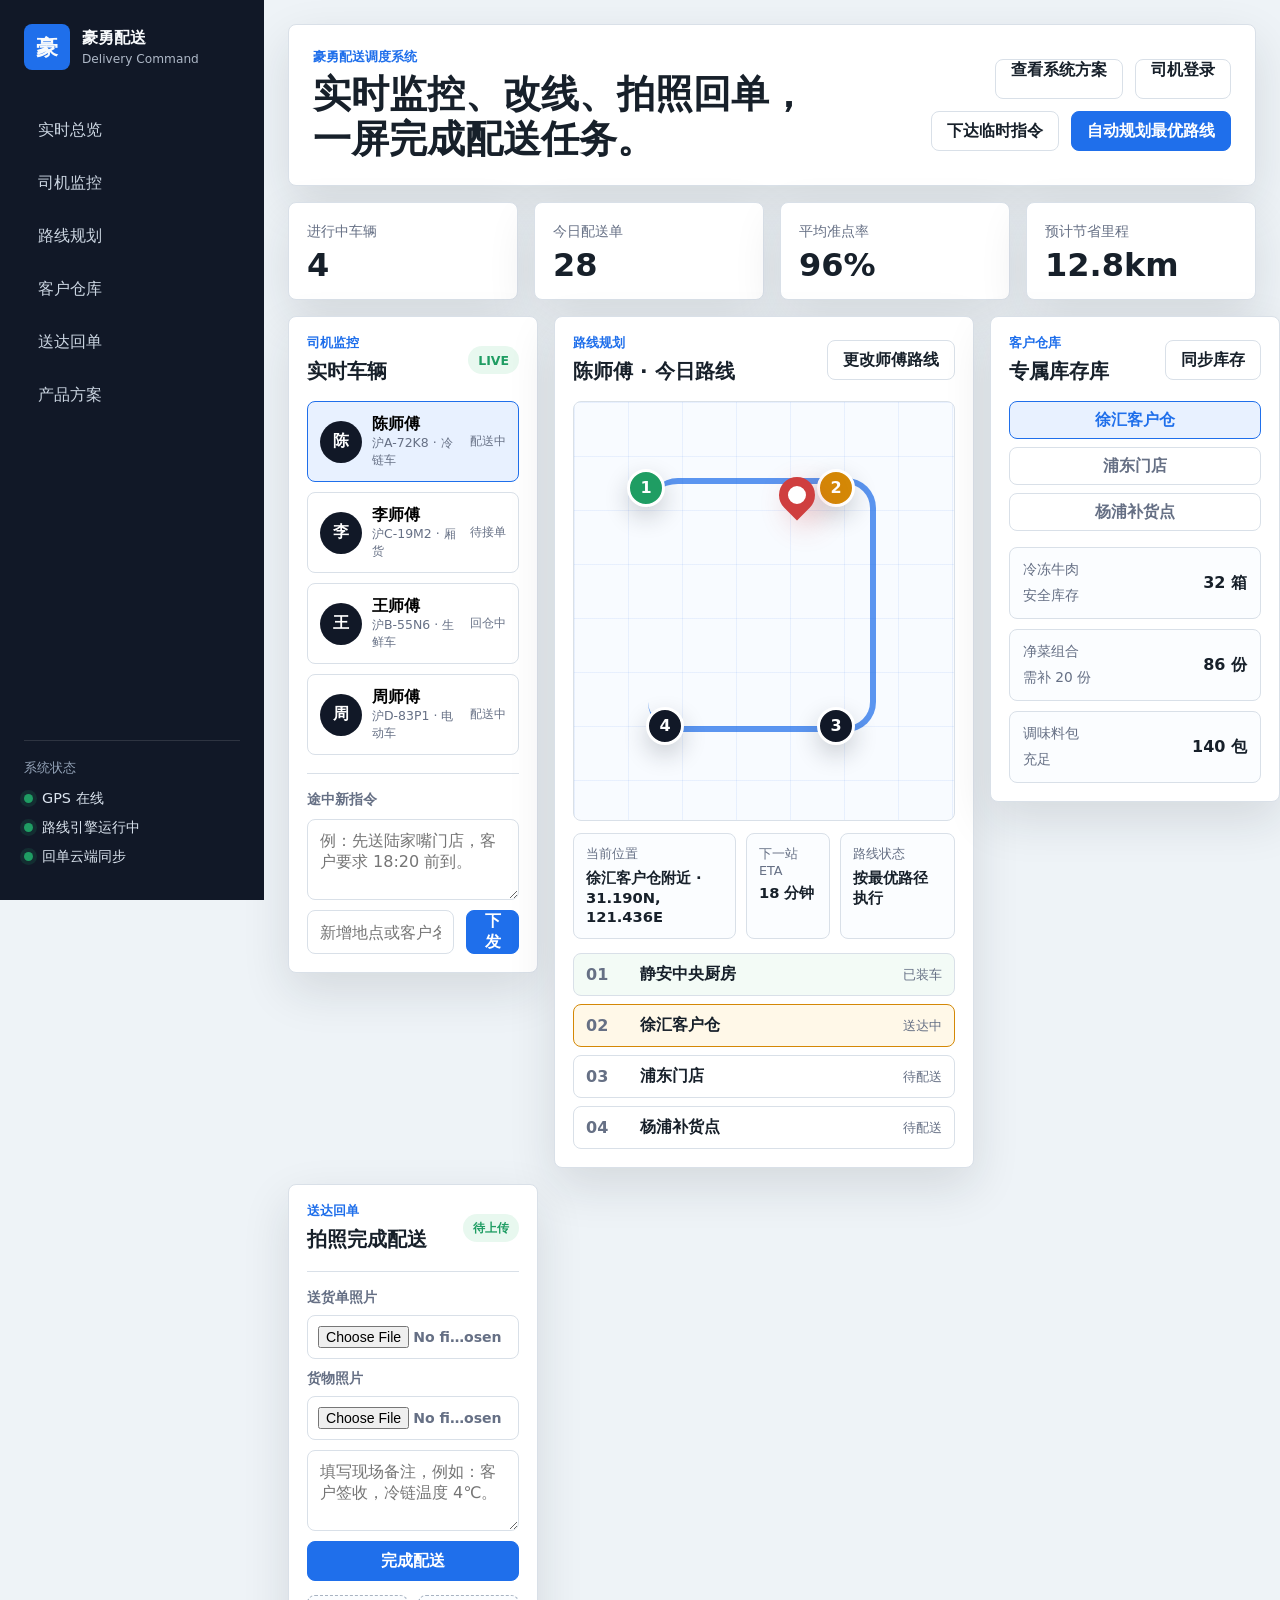
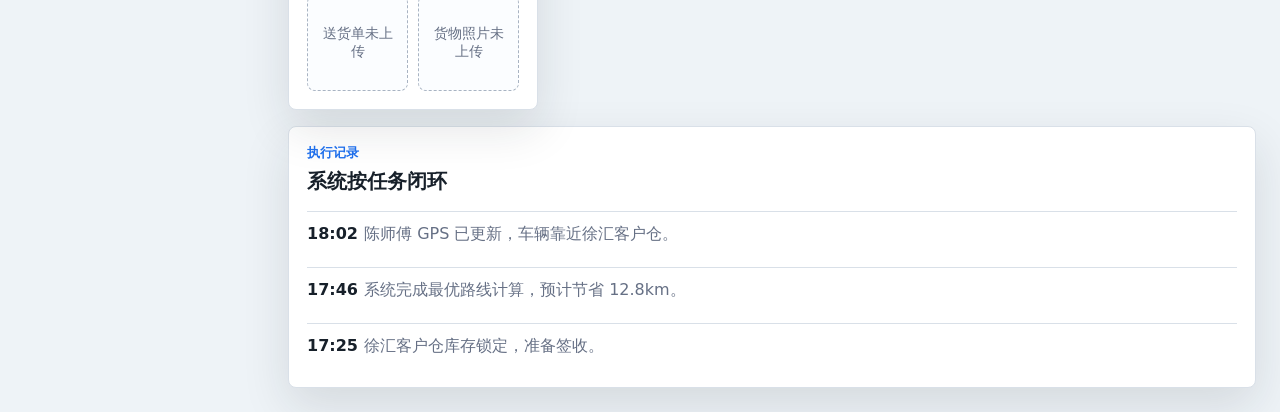
<file: index.html>
﻿<!doctype html>
<html lang="zh-CN">
  <head>
    <meta charset="UTF-8" />
    <meta name="viewport" content="width=device-width, initial-scale=1.0" />
    <title>豪勇配送调度系统</title>
    <link rel="stylesheet" href="styles.css" />
  </head>
  <body>
    <main class="dispatch-app">
      <aside class="sidebar" aria-label="配送系统导航">
        <a class="brand" href="#overview">
          <span class="brand-mark">豪</span>
          <span>
            <strong>豪勇配送</strong>
            <small>Delivery Command</small>
          </span>
        </a>

        <nav class="nav-list" aria-label="功能模块">
          <a href="#overview">实时总览</a>
          <a href="#drivers">司机监控</a>
          <a href="#routes">路线规划</a>
          <a href="#warehouse">客户仓库</a>
          <a href="#proof">送达回单</a>
          <a href="solution.html">产品方案</a>
        </nav>

        <section class="system-health" aria-label="系统状态">
          <p>系统状态</p>
          <div><span></span>GPS 在线</div>
          <div><span></span>路线引擎运行中</div>
          <div><span></span>回单云端同步</div>
        </section>
      </aside>

      <section class="workspace">
        <header class="topbar" id="overview">
          <div>
            <p>豪勇配送调度系统</p>
            <h1>实时监控、改线、拍照回单，一屏完成配送任务。</h1>
          </div>
          <div class="top-actions">
            <a class="ghost-button" href="solution.html">查看系统方案</a>
            <a class="ghost-button" href="driver-login.html">司机登录</a>
            <button class="ghost-button" type="button" id="simulate-alert">下达临时指令</button>
            <button class="primary-button" type="button" id="optimize-route">自动规划最优路线</button>
          </div>
        </header>

        <section class="metric-row" aria-label="配送指标">
          <article>
            <span>进行中车辆</span>
            <strong id="active-drivers">4</strong>
          </article>
          <article>
            <span>今日配送单</span>
            <strong id="today-orders">28</strong>
          </article>
          <article>
            <span>平均准点率</span>
            <strong id="on-time-rate">96%</strong>
          </article>
          <article>
            <span>预计节省里程</span>
            <strong id="saved-distance">12.8km</strong>
          </article>
        </section>

        <section class="main-grid">
          <section class="panel driver-panel" id="drivers" aria-label="司机列表">
            <div class="panel-heading">
              <div>
                <p>司机监控</p>
                <h2>实时车辆</h2>
              </div>
              <span class="live-pill">LIVE</span>
            </div>

            <div class="driver-list">
              <button class="driver-item is-active" type="button" data-driver="chen">
                <span class="avatar">陈</span>
                <span>
                  <strong>陈师傅</strong>
                  <small>沪A-72K8 · 冷链车</small>
                </span>
                <em>配送中</em>
              </button>
              <button class="driver-item" type="button" data-driver="li">
                <span class="avatar">李</span>
                <span>
                  <strong>李师傅</strong>
                  <small>沪C-19M2 · 厢货</small>
                </span>
                <em>待接单</em>
              </button>
              <button class="driver-item" type="button" data-driver="wang">
                <span class="avatar">王</span>
                <span>
                  <strong>王师傅</strong>
                  <small>沪B-55N6 · 生鲜车</small>
                </span>
                <em>回仓中</em>
              </button>
              <button class="driver-item" type="button" data-driver="zhou">
                <span class="avatar">周</span>
                <span>
                  <strong>周师傅</strong>
                  <small>沪D-83P1 · 电动车</small>
                </span>
                <em>配送中</em>
              </button>
            </div>

            <form class="command-form" id="command-form">
              <label for="new-instruction">途中新指令</label>
              <textarea id="new-instruction" rows="3" placeholder="例：先送陆家嘴门店，客户要求 18:20 前到。"></textarea>
              <div class="form-row">
                <input id="new-stop" type="text" placeholder="新增地点或客户名称" />
                <button class="primary-button" type="submit">下发</button>
              </div>
            </form>
          </section>

          <section class="panel map-panel" id="routes" aria-label="实时路线地图">
            <div class="panel-heading">
              <div>
                <p>路线规划</p>
                <h2 id="route-title">陈师傅 · 今日路线</h2>
              </div>
              <button class="ghost-button" type="button" id="reroute-driver">更改师傅路线</button>
            </div>

            <div class="map-stage" aria-label="模拟实时地图">
              <div class="route-line"></div>
              <button class="map-stop stop-one is-done" type="button" data-stop="静安中央厨房">1</button>
              <button class="map-stop stop-two is-current" type="button" data-stop="徐汇客户仓">2</button>
              <button class="map-stop stop-three" type="button" data-stop="浦东门店">3</button>
              <button class="map-stop stop-four" type="button" data-stop="杨浦补货点">4</button>
              <div class="driver-pin" id="driver-pin" aria-label="司机当前位置">
                <span></span>
              </div>
            </div>

            <div class="route-summary">
              <div>
                <span>当前位置</span>
                <strong id="current-position">徐汇客户仓附近 · 31.190N, 121.436E</strong>
              </div>
              <div>
                <span>下一站 ETA</span>
                <strong id="eta">18 分钟</strong>
              </div>
              <div>
                <span>路线状态</span>
                <strong id="route-status">按最优路径执行</strong>
              </div>
            </div>

            <ol class="route-list" id="route-list" aria-label="配送路线">
              <li class="done"><span>01</span><strong>静安中央厨房</strong><em>已装车</em></li>
              <li class="current"><span>02</span><strong>徐汇客户仓</strong><em>送达中</em></li>
              <li><span>03</span><strong>浦东门店</strong><em>待配送</em></li>
              <li><span>04</span><strong>杨浦补货点</strong><em>待配送</em></li>
            </ol>
          </section>

          <section class="panel warehouse-panel" id="warehouse" aria-label="客户仓库">
            <div class="panel-heading">
              <div>
                <p>客户仓库</p>
                <h2>专属库存库</h2>
              </div>
              <button class="ghost-button" type="button" id="sync-stock">同步库存</button>
            </div>

            <div class="customer-tabs" role="tablist" aria-label="客户仓库切换">
              <button class="is-active" type="button" data-customer="徐汇客户仓">徐汇客户仓</button>
              <button type="button" data-customer="浦东门店">浦东门店</button>
              <button type="button" data-customer="杨浦补货点">杨浦补货点</button>
            </div>

            <div class="stock-list" id="stock-list">
              <article>
                <span>冷冻牛肉</span>
                <strong>32 箱</strong>
                <em>安全库存</em>
              </article>
              <article>
                <span>净菜组合</span>
                <strong>86 份</strong>
                <em>需补 20 份</em>
              </article>
              <article>
                <span>调味料包</span>
                <strong>140 包</strong>
                <em>充足</em>
              </article>
            </div>
          </section>

          <section class="panel proof-panel" id="proof" aria-label="送达回单">
            <div class="panel-heading">
              <div>
                <p>送达回单</p>
                <h2>拍照完成配送</h2>
              </div>
              <span class="proof-state" id="proof-state">待上传</span>
            </div>

            <form class="proof-form" id="proof-form">
              <label>
                送货单照片
                <input id="receipt-photo" type="file" accept="image/*" capture="environment" />
              </label>
              <label>
                货物照片
                <input id="goods-photo" type="file" accept="image/*" capture="environment" />
              </label>
              <textarea id="delivery-note" rows="3" placeholder="填写现场备注，例如：客户签收，冷链温度 4℃。"></textarea>
              <button class="primary-button" type="submit">完成配送</button>
            </form>

            <div class="proof-preview" id="proof-preview">
              <div>送货单未上传</div>
              <div>货物照片未上传</div>
            </div>
          </section>
        </section>

        <section class="panel task-log" aria-label="任务日志">
          <div class="panel-heading">
            <div>
              <p>执行记录</p>
              <h2>系统按任务闭环</h2>
            </div>
          </div>
          <ul id="event-log">
            <li><time>18:02</time> 陈师傅 GPS 已更新，车辆靠近徐汇客户仓。</li>
            <li><time>17:46</time> 系统完成最优路线计算，预计节省 12.8km。</li>
            <li><time>17:25</time> 徐汇客户仓库存锁定，准备签收。</li>
          </ul>
        </section>
      </section>
    </main>

    <div class="toast" role="status" aria-live="polite"></div>
    <script src="script.js"></script>
  </body>
</html>
</file>
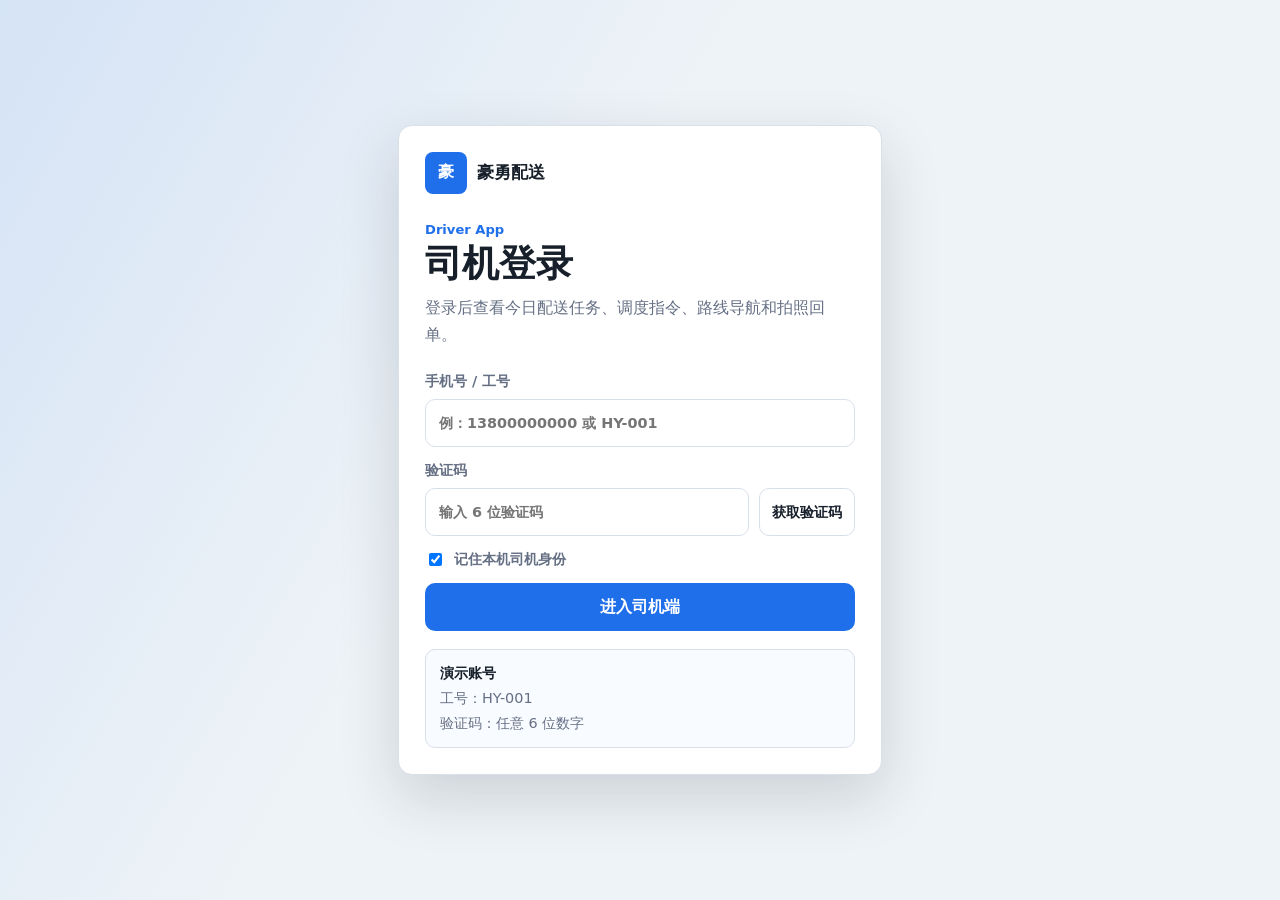
<file: driver-login.html>
<!doctype html>
<html lang="zh-CN">
  <head>
    <meta charset="UTF-8" />
    <meta name="viewport" content="width=device-width, initial-scale=1.0" />
    <title>豪勇配送司机登录</title>
    <link rel="stylesheet" href="driver-login.css" />
  </head>
  <body>
    <main class="login-app">
      <section class="login-card">
        <a class="brand" href="index.html" aria-label="返回后台">
          <span>豪</span>
          <strong>豪勇配送</strong>
        </a>
        <p class="eyebrow">Driver App</p>
        <h1>司机登录</h1>
        <p class="intro">登录后查看今日配送任务、调度指令、路线导航和拍照回单。</p>

        <form class="login-form" id="driver-login-form">
          <label>
            手机号 / 工号
            <input id="driver-account" type="text" inputmode="tel" autocomplete="username" placeholder="例：13800000000 或 HY-001" />
          </label>
          <label>
            验证码
            <div class="code-row">
              <input id="driver-code" type="text" inputmode="numeric" autocomplete="one-time-code" placeholder="输入 6 位验证码" />
              <button type="button" id="send-code">获取验证码</button>
            </div>
          </label>
          <label class="remember-row">
            <input id="remember-driver" type="checkbox" checked />
            记住本机司机身份
          </label>
          <button class="login-button" type="submit">进入司机端</button>
        </form>

        <div class="demo-tip">
          <strong>演示账号</strong>
          <span>工号：HY-001</span>
          <span>验证码：任意 6 位数字</span>
        </div>
      </section>
    </main>

    <div class="toast" role="status" aria-live="polite"></div>
    <script src="driver-login.js"></script>
  </body>
</html>
</file>
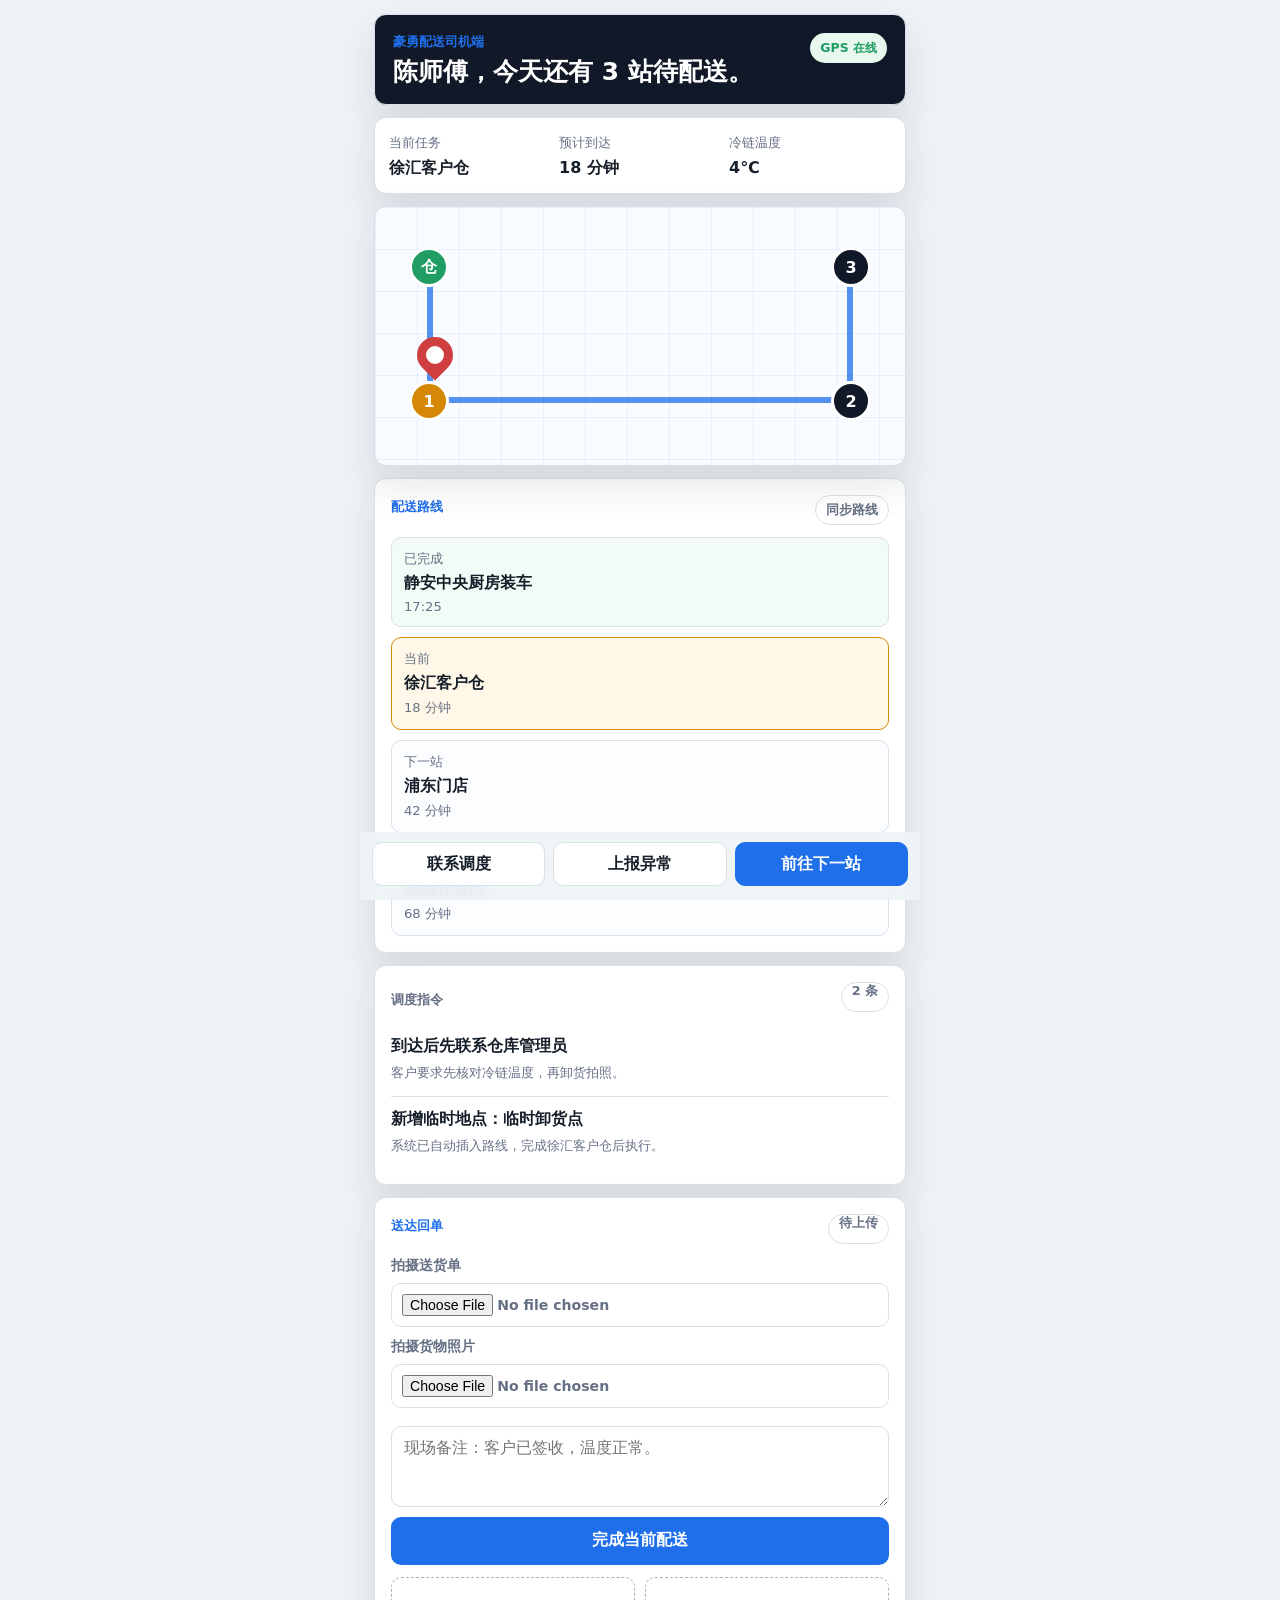
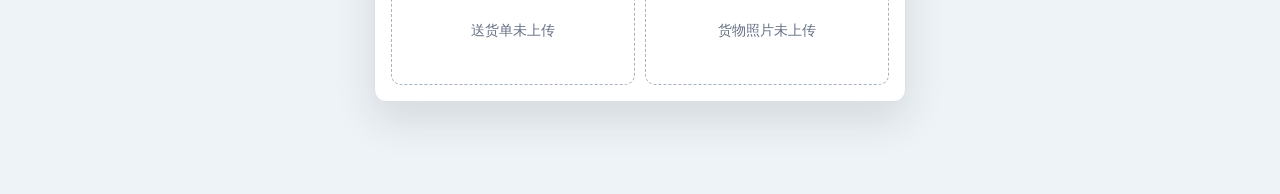
<file: driver.html>
<!doctype html>
<html lang="zh-CN">
  <head>
    <meta charset="UTF-8" />
    <meta name="viewport" content="width=device-width, initial-scale=1.0" />
    <title>豪勇配送司机端</title>
    <link rel="stylesheet" href="driver.css" />
  </head>
  <body>
    <main class="driver-app">
      <header class="driver-header">
        <div>
          <p>豪勇配送司机端</p>
          <h1>陈师傅，今天还有 3 站待配送。</h1>
        </div>
        <span class="online-badge">GPS 在线</span>
      </header>

      <section class="status-card">
        <div>
          <span>当前任务</span>
          <strong id="current-task">徐汇客户仓</strong>
        </div>
        <div>
          <span>预计到达</span>
          <strong id="eta">18 分钟</strong>
        </div>
        <div>
          <span>冷链温度</span>
          <strong>4℃</strong>
        </div>
      </section>

      <section class="driver-map" aria-label="司机路线">
        <div class="mobile-route"></div>
        <button class="route-point done" type="button">仓</button>
        <button class="route-point active" type="button">1</button>
        <button class="route-point second" type="button">2</button>
        <button class="route-point third" type="button">3</button>
        <div class="van-pin"><span></span></div>
      </section>

      <section class="panel">
        <div class="panel-title">
          <p>配送路线</p>
          <button type="button" id="refresh-route">同步路线</button>
        </div>
        <ol class="stop-list" id="stop-list">
          <li class="done"><span>已完成</span><strong>静安中央厨房装车</strong><em>17:25</em></li>
          <li class="active"><span>当前</span><strong>徐汇客户仓</strong><em>18 分钟</em></li>
          <li><span>下一站</span><strong>浦东门店</strong><em>42 分钟</em></li>
          <li><span>待配送</span><strong>杨浦补货点</strong><em>68 分钟</em></li>
        </ol>
      </section>

      <section class="panel instruction-panel">
        <div class="panel-title">
          <p>调度指令</p>
          <span id="instruction-count">2 条</span>
        </div>
        <article>
          <strong>到达后先联系仓库管理员</strong>
          <p>客户要求先核对冷链温度，再卸货拍照。</p>
        </article>
        <article>
          <strong>新增临时地点：临时卸货点</strong>
          <p>系统已自动插入路线，完成徐汇客户仓后执行。</p>
        </article>
      </section>

      <section class="panel">
        <div class="panel-title">
          <p>送达回单</p>
          <span id="proof-state">待上传</span>
        </div>
        <form class="proof-form" id="driver-proof-form">
          <label>
            拍摄送货单
            <input id="receipt-photo" type="file" accept="image/*" capture="environment" />
          </label>
          <label>
            拍摄货物照片
            <input id="goods-photo" type="file" accept="image/*" capture="environment" />
          </label>
          <textarea id="delivery-note" rows="3" placeholder="现场备注：客户已签收，温度正常。"></textarea>
          <button class="finish-button" type="submit">完成当前配送</button>
        </form>
        <div class="photo-preview" id="photo-preview">
          <div>送货单未上传</div>
          <div>货物照片未上传</div>
        </div>
      </section>

      <nav class="bottom-actions" aria-label="司机快捷操作">
        <a href="tel:10086">联系调度</a>
        <button type="button" id="report-delay">上报异常</button>
        <button type="button" id="next-stop">前往下一站</button>
      </nav>
    </main>

    <div class="toast" role="status" aria-live="polite"></div>
    <script src="driver.js"></script>
  </body>
</html>
</file>
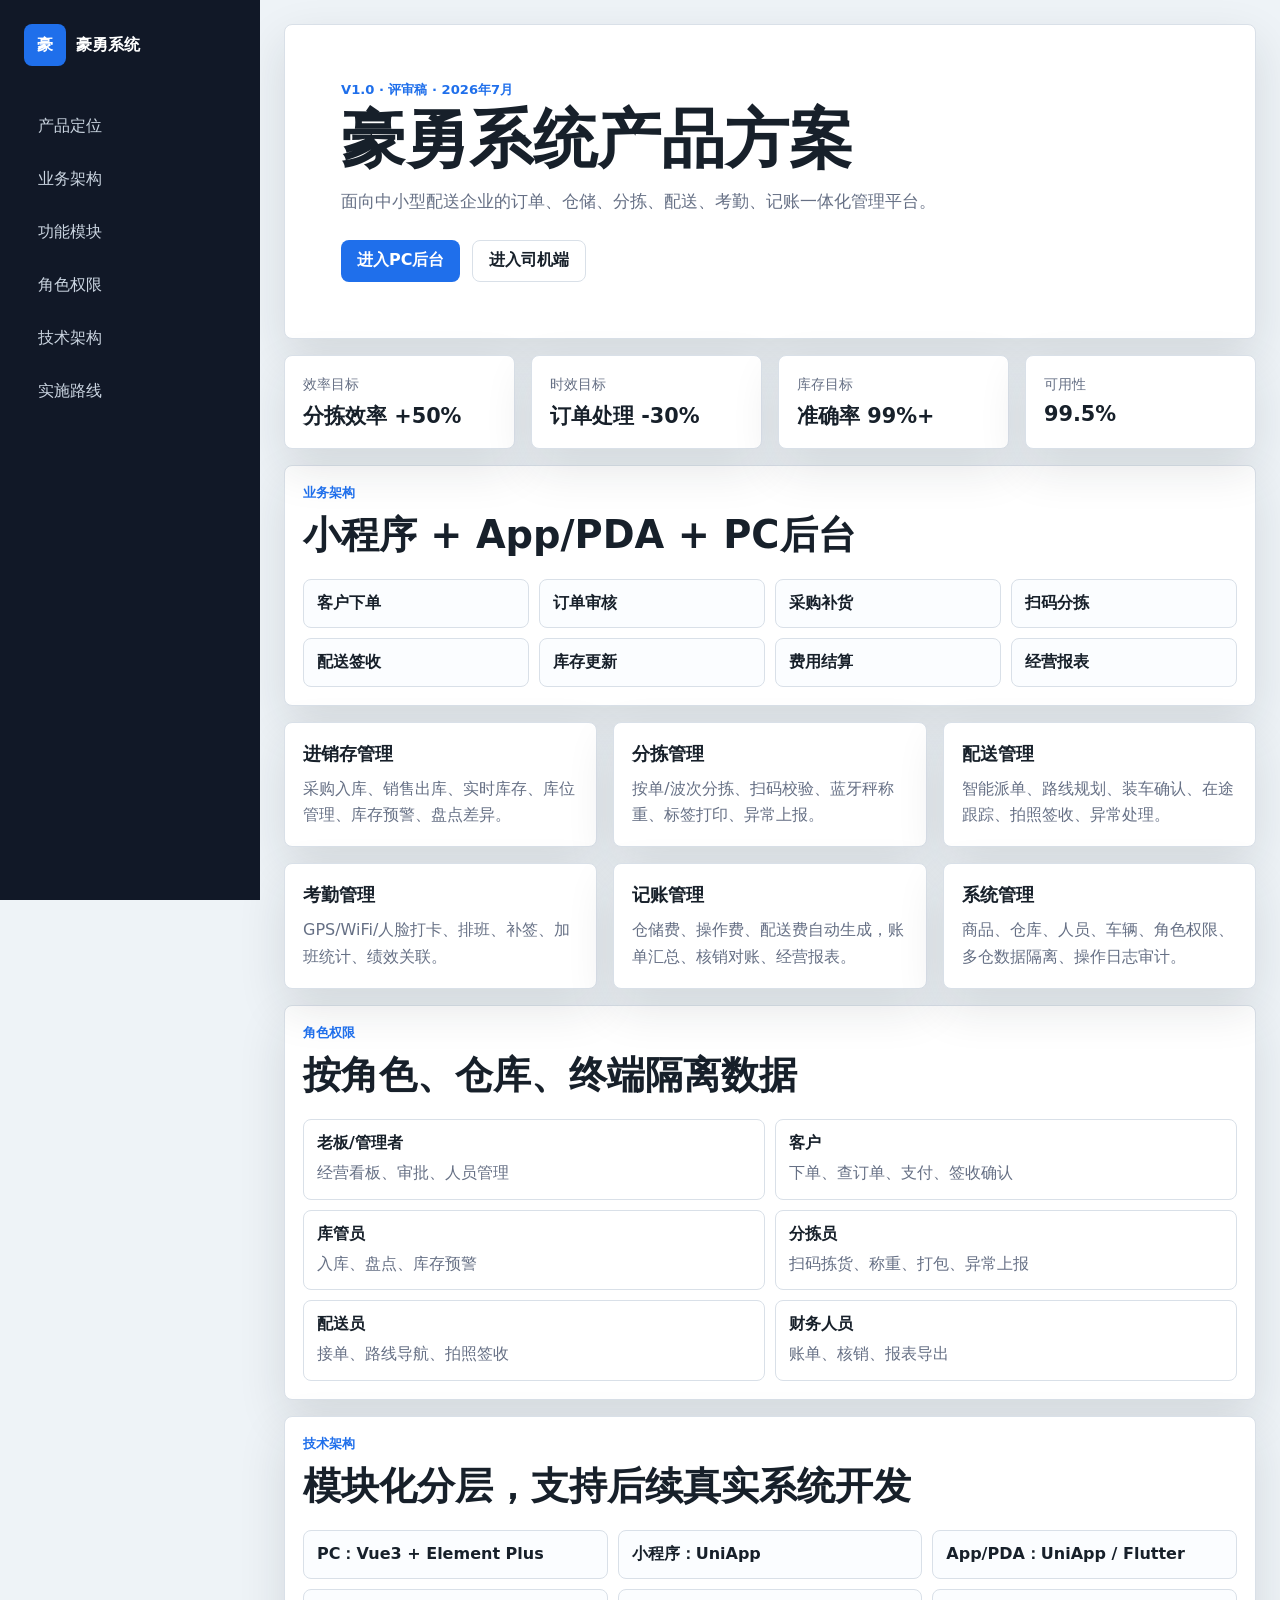
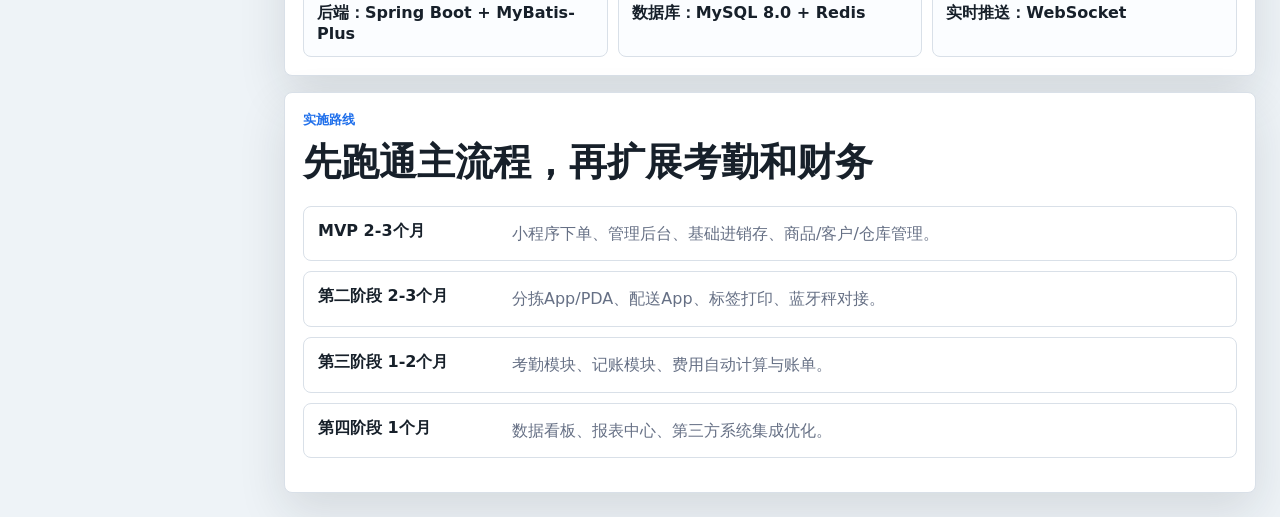
<file: solution.html>
<!doctype html>
<html lang="zh-CN">
  <head>
    <meta charset="UTF-8" />
    <meta name="viewport" content="width=device-width, initial-scale=1.0" />
    <title>豪勇系统产品方案</title>
    <link rel="stylesheet" href="solution.css" />
  </head>
  <body>
    <main class="solution-shell">
      <aside class="solution-nav">
        <a class="brand" href="index.html"><span>豪</span><strong>豪勇系统</strong></a>
        <nav>
          <a href="#position">产品定位</a>
          <a href="#architecture">业务架构</a>
          <a href="#modules">功能模块</a>
          <a href="#roles">角色权限</a>
          <a href="#tech">技术架构</a>
          <a href="#roadmap">实施路线</a>
        </nav>
      </aside>

      <section class="solution-main">
        <header class="hero" id="position">
          <p>V1.0 · 评审稿 · 2026年7月</p>
          <h1>豪勇系统产品方案</h1>
          <span>面向中小型配送企业的订单、仓储、分拣、配送、考勤、记账一体化管理平台。</span>
          <div class="hero-actions">
            <a href="index.html">进入PC后台</a>
            <a href="driver-login.html">进入司机端</a>
          </div>
        </header>

        <section class="metric-grid">
          <article><span>效率目标</span><strong>分拣效率 +50%</strong></article>
          <article><span>时效目标</span><strong>订单处理 -30%</strong></article>
          <article><span>库存目标</span><strong>准确率 99%+</strong></article>
          <article><span>可用性</span><strong>99.5%</strong></article>
        </section>

        <section class="panel" id="architecture">
          <div class="section-title">
            <p>业务架构</p>
            <h2>小程序 + App/PDA + PC后台</h2>
          </div>
          <div class="flow">
            <span>客户下单</span>
            <span>订单审核</span>
            <span>采购补货</span>
            <span>扫码分拣</span>
            <span>配送签收</span>
            <span>库存更新</span>
            <span>费用结算</span>
            <span>经营报表</span>
          </div>
        </section>

        <section class="module-grid" id="modules">
          <article>
            <h3>进销存管理</h3>
            <p>采购入库、销售出库、实时库存、库位管理、库存预警、盘点差异。</p>
          </article>
          <article>
            <h3>分拣管理</h3>
            <p>按单/波次分拣、扫码校验、蓝牙秤称重、标签打印、异常上报。</p>
          </article>
          <article>
            <h3>配送管理</h3>
            <p>智能派单、路线规划、装车确认、在途跟踪、拍照签收、异常处理。</p>
          </article>
          <article>
            <h3>考勤管理</h3>
            <p>GPS/WiFi/人脸打卡、排班、补签、加班统计、绩效关联。</p>
          </article>
          <article>
            <h3>记账管理</h3>
            <p>仓储费、操作费、配送费自动生成，账单汇总、核销对账、经营报表。</p>
          </article>
          <article>
            <h3>系统管理</h3>
            <p>商品、仓库、人员、车辆、角色权限、多仓数据隔离、操作日志审计。</p>
          </article>
        </section>

        <section class="panel" id="roles">
          <div class="section-title">
            <p>角色权限</p>
            <h2>按角色、仓库、终端隔离数据</h2>
          </div>
          <div class="role-table">
            <div><strong>老板/管理者</strong><span>经营看板、审批、人员管理</span></div>
            <div><strong>客户</strong><span>下单、查订单、支付、签收确认</span></div>
            <div><strong>库管员</strong><span>入库、盘点、库存预警</span></div>
            <div><strong>分拣员</strong><span>扫码拣货、称重、打包、异常上报</span></div>
            <div><strong>配送员</strong><span>接单、路线导航、拍照签收</span></div>
            <div><strong>财务人员</strong><span>账单、核销、报表导出</span></div>
          </div>
        </section>

        <section class="panel" id="tech">
          <div class="section-title">
            <p>技术架构</p>
            <h2>模块化分层，支持后续真实系统开发</h2>
          </div>
          <div class="tech-grid">
            <span>PC：Vue3 + Element Plus</span>
            <span>小程序：UniApp</span>
            <span>App/PDA：UniApp / Flutter</span>
            <span>后端：Spring Boot + MyBatis-Plus</span>
            <span>数据库：MySQL 8.0 + Redis</span>
            <span>实时推送：WebSocket</span>
          </div>
        </section>

        <section class="panel" id="roadmap">
          <div class="section-title">
            <p>实施路线</p>
            <h2>先跑通主流程，再扩展考勤和财务</h2>
          </div>
          <ol class="roadmap">
            <li><strong>MVP 2-3个月</strong><span>小程序下单、管理后台、基础进销存、商品/客户/仓库管理。</span></li>
            <li><strong>第二阶段 2-3个月</strong><span>分拣App/PDA、配送App、标签打印、蓝牙秤对接。</span></li>
            <li><strong>第三阶段 1-2个月</strong><span>考勤模块、记账模块、费用自动计算与账单。</span></li>
            <li><strong>第四阶段 1个月</strong><span>数据看板、报表中心、第三方系统集成优化。</span></li>
          </ol>
        </section>
      </section>
    </main>
  </body>
</html>
</file>
<file: styles.css>
:root {
  color-scheme: light;
  --ink: #17202a;
  --muted: #667085;
  --line: #d9e0e8;
  --panel: #ffffff;
  --canvas: #eef3f7;
  --blue: #1f6feb;
  --green: #1f9d63;
  --amber: #d48806;
  --red: #cf3f3f;
  --nav: #111827;
  --soft-blue: #e8f1ff;
  --shadow: 0 18px 48px rgba(23, 32, 42, 0.12);
}

* {
  box-sizing: border-box;
}

html {
  scroll-behavior: smooth;
}

body {
  margin: 0;
  min-height: 100vh;
  background: var(--canvas);
  color: var(--ink);
  font-family: "Microsoft YaHei", "PingFang SC", system-ui, sans-serif;
}

button,
input,
textarea {
  font: inherit;
}

button {
  cursor: pointer;
}

a {
  color: inherit;
  text-decoration: none;
}

.dispatch-app {
  display: grid;
  grid-template-columns: 264px minmax(0, 1fr);
  min-height: 100vh;
}

.sidebar {
  position: sticky;
  top: 0;
  height: 100vh;
  display: flex;
  flex-direction: column;
  padding: 24px;
  background: var(--nav);
  color: #f8fafc;
}

.brand {
  display: flex;
  align-items: center;
  gap: 12px;
}

.brand-mark {
  display: grid;
  place-items: center;
  width: 46px;
  height: 46px;
  background: var(--blue);
  border-radius: 8px;
  font-size: 1.35rem;
  font-weight: 900;
}

.brand strong,
.brand small {
  display: block;
}

.brand small {
  margin-top: 3px;
  color: #aeb8c7;
  font-size: 0.76rem;
}

.nav-list {
  display: grid;
  gap: 8px;
  margin: 38px 0;
}

.nav-list a {
  padding: 12px 14px;
  border-radius: 8px;
  color: #cbd5e1;
}

.nav-list a:hover {
  background: rgba(255, 255, 255, 0.08);
  color: #fff;
}

.system-health {
  margin-top: auto;
  padding-top: 18px;
  border-top: 1px solid rgba(255, 255, 255, 0.12);
}

.system-health p {
  margin: 0 0 12px;
  color: #94a3b8;
  font-size: 0.82rem;
}

.system-health div {
  display: flex;
  align-items: center;
  gap: 9px;
  margin: 10px 0;
  color: #dbe4ef;
  font-size: 0.9rem;
}

.system-health span {
  width: 9px;
  height: 9px;
  border-radius: 999px;
  background: var(--green);
  box-shadow: 0 0 0 4px rgba(31, 157, 99, 0.16);
}

.workspace {
  min-width: 0;
  padding: 24px;
}

.topbar,
.panel,
.metric-row article {
  border: 1px solid var(--line);
  border-radius: 8px;
  background: var(--panel);
  box-shadow: var(--shadow);
}

.topbar {
  display: flex;
  align-items: center;
  justify-content: space-between;
  gap: 24px;
  padding: 24px;
}

.topbar p,
.panel-heading p {
  margin: 0 0 6px;
  color: var(--blue);
  font-size: 0.8rem;
  font-weight: 900;
}

.topbar h1 {
  max-width: 780px;
  margin: 0;
  font-size: clamp(1.7rem, 3vw, 3rem);
  line-height: 1.16;
  letter-spacing: 0;
}

.top-actions,
.form-row,
.panel-heading {
  display: flex;
  align-items: center;
  gap: 12px;
}

.top-actions {
  flex-wrap: wrap;
  justify-content: flex-end;
}

.primary-button,
.ghost-button {
  min-height: 40px;
  border-radius: 8px;
  padding: 0 15px;
  font-weight: 800;
}

.primary-button {
  border: 1px solid var(--blue);
  background: var(--blue);
  color: #fff;
}

.primary-button:hover {
  background: #175ecb;
}

.ghost-button {
  border: 1px solid var(--line);
  background: #fff;
  color: var(--ink);
}

.ghost-button:hover {
  border-color: var(--blue);
  color: var(--blue);
}

.metric-row {
  display: grid;
  grid-template-columns: repeat(4, minmax(0, 1fr));
  gap: 16px;
  margin: 16px 0;
}

.metric-row article {
  padding: 18px;
}

.metric-row span {
  color: var(--muted);
  font-size: 0.88rem;
}

.metric-row strong {
  display: block;
  margin-top: 8px;
  font-size: 2rem;
  line-height: 1;
}

.main-grid {
  display: grid;
  grid-template-columns: minmax(250px, 0.8fr) minmax(420px, 1.5fr) minmax(290px, 0.95fr);
  gap: 16px;
  align-items: start;
}

.panel {
  padding: 18px;
}

.panel-heading {
  justify-content: space-between;
  margin-bottom: 16px;
}

.panel-heading h2 {
  margin: 0;
  font-size: 1.25rem;
}

.live-pill,
.proof-state {
  min-height: 28px;
  display: inline-flex;
  align-items: center;
  padding: 0 10px;
  border-radius: 999px;
  background: #e8f8ef;
  color: var(--green);
  font-size: 0.78rem;
  font-weight: 900;
}

.driver-list {
  display: grid;
  gap: 10px;
}

.driver-item {
  width: 100%;
  display: grid;
  grid-template-columns: 42px minmax(0, 1fr) auto;
  align-items: center;
  gap: 10px;
  padding: 12px;
  border: 1px solid var(--line);
  border-radius: 8px;
  background: #fff;
  text-align: left;
}

.driver-item.is-active {
  border-color: var(--blue);
  background: var(--soft-blue);
}

.avatar {
  display: grid;
  place-items: center;
  width: 42px;
  height: 42px;
  border-radius: 999px;
  background: var(--nav);
  color: #fff;
  font-weight: 900;
}

.driver-item strong,
.driver-item small,
.driver-item em {
  display: block;
}

.driver-item small,
.driver-item em {
  color: var(--muted);
  font-size: 0.78rem;
  font-style: normal;
}

.command-form,
.proof-form {
  display: grid;
  gap: 10px;
  margin-top: 18px;
  padding-top: 16px;
  border-top: 1px solid var(--line);
}

.command-form label,
.proof-form label {
  color: var(--muted);
  font-size: 0.88rem;
  font-weight: 800;
}

textarea,
input[type="text"],
input[type="file"] {
  width: 100%;
  border: 1px solid var(--line);
  border-radius: 8px;
  background: #fff;
}

textarea,
input[type="text"] {
  padding: 11px 12px;
}

textarea {
  resize: vertical;
}

input[type="file"] {
  margin-top: 8px;
  padding: 10px;
}

.form-row {
  align-items: stretch;
}

.map-stage {
  position: relative;
  min-height: 420px;
  overflow: hidden;
  border: 1px solid var(--line);
  border-radius: 8px;
  background:
    linear-gradient(90deg, rgba(31, 111, 235, 0.08) 1px, transparent 1px),
    linear-gradient(rgba(31, 111, 235, 0.08) 1px, transparent 1px),
    #f8fbff;
  background-size: 54px 54px;
}

.route-line {
  position: absolute;
  inset: 76px 78px 88px 74px;
  border-top: 6px solid var(--blue);
  border-right: 6px solid var(--blue);
  border-bottom: 6px solid var(--blue);
  border-radius: 30px;
  opacity: 0.72;
}

.map-stop {
  position: absolute;
  z-index: 2;
  display: grid;
  place-items: center;
  width: 38px;
  height: 38px;
  border: 3px solid #fff;
  border-radius: 999px;
  background: var(--nav);
  color: #fff;
  font-weight: 900;
  box-shadow: 0 10px 24px rgba(23, 32, 42, 0.2);
}

.map-stop:hover {
  transform: translateY(-2px);
}

.map-stop.is-done {
  background: var(--green);
}

.map-stop.is-current {
  background: var(--amber);
}

.stop-one {
  left: 14%;
  top: 16%;
}

.stop-two {
  left: 64%;
  top: 16%;
}

.stop-three {
  left: 64%;
  bottom: 18%;
}

.stop-four {
  left: 19%;
  bottom: 18%;
}

.driver-pin {
  position: absolute;
  z-index: 3;
  left: 54%;
  top: 18%;
  width: 36px;
  height: 36px;
  border-radius: 999px 999px 999px 4px;
  background: var(--red);
  transform: rotate(-45deg);
  box-shadow: 0 12px 28px rgba(207, 63, 63, 0.28);
  transition: left 600ms ease, top 600ms ease;
}

.driver-pin span {
  position: absolute;
  inset: 9px;
  border-radius: 999px;
  background: #fff;
}

.route-summary {
  display: grid;
  grid-template-columns: 1.35fr 0.7fr 0.95fr;
  gap: 10px;
  margin-top: 12px;
}

.route-summary div {
  padding: 12px;
  border: 1px solid var(--line);
  border-radius: 8px;
  background: #fbfdff;
}

.route-summary span {
  display: block;
  margin-bottom: 5px;
  color: var(--muted);
  font-size: 0.8rem;
}

.route-summary strong {
  font-size: 0.92rem;
}

.route-list {
  display: grid;
  gap: 8px;
  margin: 14px 0 0;
  padding: 0;
  list-style: none;
}

.route-list li {
  display: grid;
  grid-template-columns: 44px minmax(0, 1fr) auto;
  align-items: center;
  gap: 10px;
  padding: 10px 12px;
  border: 1px solid var(--line);
  border-radius: 8px;
}

.route-list span {
  color: var(--muted);
  font-weight: 900;
}

.route-list em {
  color: var(--muted);
  font-size: 0.82rem;
  font-style: normal;
}

.route-list .done {
  background: #f3fbf6;
}

.route-list .current {
  border-color: var(--amber);
  background: #fff8e8;
}

.customer-tabs {
  display: grid;
  grid-template-columns: 1fr;
  gap: 8px;
}

.customer-tabs button {
  min-height: 38px;
  border: 1px solid var(--line);
  border-radius: 8px;
  background: #fff;
  color: var(--muted);
  font-weight: 800;
}

.customer-tabs button.is-active {
  border-color: var(--blue);
  background: var(--soft-blue);
  color: var(--blue);
}

.stock-list {
  display: grid;
  gap: 10px;
  margin-top: 16px;
}

.stock-list article {
  display: grid;
  grid-template-columns: minmax(0, 1fr) auto;
  gap: 8px;
  padding: 13px;
  border: 1px solid var(--line);
  border-radius: 8px;
  background: #fbfdff;
}

.stock-list span,
.stock-list em {
  color: var(--muted);
  font-size: 0.86rem;
  font-style: normal;
}

.stock-list strong {
  grid-row: span 2;
  align-self: center;
  color: var(--ink);
}

.proof-preview {
  display: grid;
  grid-template-columns: repeat(2, minmax(0, 1fr));
  gap: 10px;
  margin-top: 14px;
}

.proof-preview div {
  min-height: 96px;
  display: grid;
  place-items: center;
  padding: 10px;
  border: 1px dashed #a8b3c2;
  border-radius: 8px;
  background: #fbfdff;
  color: var(--muted);
  text-align: center;
  font-size: 0.86rem;
}

.proof-preview img {
  width: 100%;
  height: 120px;
  object-fit: cover;
  border-radius: 6px;
}

.task-log {
  margin-top: 16px;
}

.task-log ul {
  display: grid;
  gap: 10px;
  margin: 0;
  padding: 0;
  list-style: none;
}

.task-log li {
  padding: 12px 0;
  border-top: 1px solid var(--line);
  color: var(--muted);
}

.task-log time {
  display: inline-block;
  min-width: 52px;
  color: var(--ink);
  font-weight: 900;
}

.toast {
  position: fixed;
  right: 22px;
  bottom: 22px;
  z-index: 30;
  max-width: min(420px, calc(100vw - 32px));
  padding: 14px 16px;
  border-radius: 8px;
  background: var(--nav);
  color: #fff;
  box-shadow: 0 16px 36px rgba(23, 32, 42, 0.22);
  opacity: 0;
  transform: translateY(12px);
  pointer-events: none;
  transition: opacity 160ms ease, transform 160ms ease;
}

.toast.is-visible {
  opacity: 1;
  transform: translateY(0);
}

@media (max-width: 1180px) {
  .dispatch-app {
    grid-template-columns: 1fr;
  }

  .sidebar {
    position: static;
    height: auto;
  }

  .nav-list {
    grid-template-columns: repeat(5, minmax(0, 1fr));
    margin: 22px 0;
  }

  .main-grid {
    grid-template-columns: 1fr 1fr;
  }

  .map-panel {
    grid-column: 1 / -1;
    order: -1;
  }
}

@media (max-width: 760px) {
  .workspace {
    padding: 12px;
  }

  .topbar,
  .panel-heading,
  .top-actions {
    align-items: stretch;
    flex-direction: column;
  }

  .metric-row,
  .main-grid,
  .route-summary,
  .proof-preview {
    grid-template-columns: 1fr;
  }

  .nav-list {
    grid-template-columns: repeat(2, minmax(0, 1fr));
  }

  .form-row {
    flex-direction: column;
  }

  .map-stage {
    min-height: 330px;
  }
}
</file>
<file: driver-login.css>
:root {
  color-scheme: light;
  --ink: #17202a;
  --muted: #667085;
  --line: #d9e0e8;
  --panel: #ffffff;
  --canvas: #eef3f7;
  --blue: #1f6feb;
  --green: #1f9d63;
  --nav: #111827;
  --shadow: 0 22px 60px rgba(23, 32, 42, 0.16);
}

* {
  box-sizing: border-box;
}

body {
  margin: 0;
  min-height: 100vh;
  background:
    linear-gradient(120deg, rgba(31, 111, 235, 0.12), transparent 42%),
    var(--canvas);
  color: var(--ink);
  font-family: "Microsoft YaHei", "PingFang SC", system-ui, sans-serif;
}

button,
input {
  font: inherit;
}

a {
  color: inherit;
  text-decoration: none;
}

.login-app {
  width: min(520px, 100%);
  min-height: 100vh;
  display: grid;
  place-items: center;
  margin: 0 auto;
  padding: 18px;
}

.login-card {
  width: 100%;
  padding: 26px;
  border: 1px solid var(--line);
  border-radius: 14px;
  background: var(--panel);
  box-shadow: var(--shadow);
}

.brand {
  display: inline-flex;
  align-items: center;
  gap: 10px;
}

.brand span {
  display: grid;
  place-items: center;
  width: 42px;
  height: 42px;
  border-radius: 8px;
  background: var(--blue);
  color: #fff;
  font-weight: 900;
}

.brand strong {
  font-size: 1.05rem;
}

.eyebrow {
  margin: 28px 0 8px;
  color: var(--blue);
  font-size: 0.82rem;
  font-weight: 900;
}

h1 {
  margin: 0;
  font-size: 2.3rem;
  line-height: 1.05;
  letter-spacing: 0;
}

.intro {
  margin: 12px 0 0;
  color: var(--muted);
  line-height: 1.65;
}

.login-form {
  display: grid;
  gap: 14px;
  margin-top: 24px;
}

label {
  color: var(--muted);
  font-size: 0.9rem;
  font-weight: 800;
}

input[type="text"] {
  width: 100%;
  min-height: 48px;
  margin-top: 8px;
  padding: 0 13px;
  border: 1px solid var(--line);
  border-radius: 10px;
  color: var(--ink);
}

.code-row {
  display: grid;
  grid-template-columns: minmax(0, 1fr) auto;
  gap: 10px;
  align-items: end;
}

.code-row button,
.login-button {
  min-height: 48px;
  border-radius: 10px;
  font-weight: 900;
  cursor: pointer;
}

.code-row button {
  margin-top: 8px;
  padding: 0 12px;
  border: 1px solid var(--line);
  background: #fff;
  color: var(--ink);
}

.remember-row {
  display: flex;
  align-items: center;
  gap: 9px;
  font-weight: 700;
}

.login-button {
  border: 0;
  background: var(--blue);
  color: #fff;
}

.demo-tip {
  display: grid;
  gap: 6px;
  margin-top: 18px;
  padding: 14px;
  border: 1px solid var(--line);
  border-radius: 10px;
  background: #f8fbff;
  color: var(--muted);
  font-size: 0.9rem;
}

.demo-tip strong {
  color: var(--ink);
}

.toast {
  position: fixed;
  left: 50%;
  bottom: 22px;
  width: min(480px, calc(100vw - 28px));
  padding: 13px 14px;
  border-radius: 10px;
  background: var(--nav);
  color: #fff;
  box-shadow: var(--shadow);
  opacity: 0;
  transform: translate(-50%, 12px);
  pointer-events: none;
  transition: opacity 160ms ease, transform 160ms ease;
}

.toast.is-visible {
  opacity: 1;
  transform: translate(-50%, 0);
}

@media (max-width: 420px) {
  .code-row {
    grid-template-columns: 1fr;
  }
}
</file>
<file: driver.css>
:root {
  color-scheme: light;
  --ink: #17202a;
  --muted: #667085;
  --line: #d9e0e8;
  --panel: #ffffff;
  --canvas: #eef3f7;
  --blue: #1f6feb;
  --green: #1f9d63;
  --amber: #d48806;
  --red: #cf3f3f;
  --nav: #111827;
  --shadow: 0 18px 42px rgba(23, 32, 42, 0.12);
}

* {
  box-sizing: border-box;
}

body {
  margin: 0;
  background: var(--canvas);
  color: var(--ink);
  font-family: "Microsoft YaHei", "PingFang SC", system-ui, sans-serif;
}

button,
input,
textarea {
  font: inherit;
}

button,
a {
  cursor: pointer;
}

a {
  color: inherit;
  text-decoration: none;
}

.driver-app {
  width: min(560px, 100%);
  min-height: 100vh;
  margin: 0 auto;
  padding: 14px 14px 92px;
}

.driver-header,
.status-card,
.panel,
.driver-map {
  border: 1px solid var(--line);
  border-radius: 12px;
  background: var(--panel);
  box-shadow: var(--shadow);
}

.driver-header {
  display: flex;
  align-items: flex-start;
  justify-content: space-between;
  gap: 14px;
  padding: 18px;
  background: var(--nav);
  color: #fff;
}

.driver-header p,
.panel-title p {
  margin: 0 0 6px;
  color: var(--blue);
  font-size: 0.82rem;
  font-weight: 900;
}

.driver-header h1 {
  margin: 0;
  font-size: 1.55rem;
  line-height: 1.18;
  letter-spacing: 0;
}

.online-badge {
  flex: 0 0 auto;
  min-height: 30px;
  display: inline-flex;
  align-items: center;
  padding: 0 10px;
  border-radius: 999px;
  background: #e8f8ef;
  color: var(--green);
  font-size: 0.78rem;
  font-weight: 900;
}

.status-card {
  display: grid;
  grid-template-columns: repeat(3, minmax(0, 1fr));
  gap: 8px;
  margin-top: 12px;
  padding: 14px;
}

.status-card span,
.stop-list span,
.stop-list em,
.instruction-panel p {
  color: var(--muted);
  font-size: 0.82rem;
  font-style: normal;
}

.status-card strong {
  display: block;
  margin-top: 6px;
  font-size: 1rem;
}

.driver-map {
  position: relative;
  min-height: 260px;
  margin-top: 12px;
  overflow: hidden;
  background:
    linear-gradient(90deg, rgba(31, 111, 235, 0.08) 1px, transparent 1px),
    linear-gradient(rgba(31, 111, 235, 0.08) 1px, transparent 1px),
    #f8fbff;
  background-size: 42px 42px;
}

.mobile-route {
  position: absolute;
  left: 52px;
  right: 52px;
  top: 58px;
  bottom: 62px;
  border-left: 6px solid var(--blue);
  border-bottom: 6px solid var(--blue);
  border-right: 6px solid var(--blue);
  border-radius: 24px;
  opacity: 0.75;
}

.route-point {
  position: absolute;
  z-index: 2;
  width: 40px;
  height: 40px;
  border: 3px solid #fff;
  border-radius: 999px;
  background: var(--nav);
  color: #fff;
  font-weight: 900;
}

.route-point.done {
  left: 34px;
  top: 40px;
  background: var(--green);
}

.route-point.active {
  left: 34px;
  bottom: 44px;
  background: var(--amber);
}

.route-point.second {
  right: 34px;
  bottom: 44px;
}

.route-point.third {
  right: 34px;
  top: 40px;
}

.van-pin {
  position: absolute;
  z-index: 3;
  left: 42px;
  bottom: 92px;
  width: 36px;
  height: 36px;
  border-radius: 999px 999px 999px 4px;
  background: var(--red);
  transform: rotate(-45deg);
  transition: left 480ms ease, bottom 480ms ease;
}

.van-pin span {
  position: absolute;
  inset: 9px;
  border-radius: 999px;
  background: #fff;
}

.panel {
  margin-top: 12px;
  padding: 16px;
}

.panel-title {
  display: flex;
  align-items: center;
  justify-content: space-between;
  gap: 12px;
  margin-bottom: 12px;
}

.panel-title button,
.panel-title span {
  min-height: 30px;
  padding: 0 10px;
  border: 1px solid var(--line);
  border-radius: 999px;
  background: #fff;
  color: var(--muted);
  font-size: 0.8rem;
  font-weight: 800;
}

.stop-list {
  display: grid;
  gap: 10px;
  margin: 0;
  padding: 0;
  list-style: none;
}

.stop-list li {
  display: grid;
  grid-template-columns: minmax(0, 1fr) auto;
  gap: 5px 12px;
  padding: 12px;
  border: 1px solid var(--line);
  border-radius: 10px;
  background: #fbfdff;
}

.stop-list strong {
  grid-column: 1 / -1;
}

.stop-list .done {
  background: #f3fbf6;
}

.stop-list .active {
  border-color: var(--amber);
  background: #fff8e8;
}

.instruction-panel article {
  padding: 12px 0;
  border-top: 1px solid var(--line);
}

.instruction-panel article:first-of-type {
  border-top: 0;
}

.instruction-panel strong,
.instruction-panel p {
  display: block;
  margin: 0;
}

.instruction-panel p {
  margin-top: 6px;
  line-height: 1.55;
}

.proof-form {
  display: grid;
  gap: 10px;
}

.proof-form label {
  color: var(--muted);
  font-size: 0.88rem;
  font-weight: 800;
}

input[type="file"],
textarea {
  width: 100%;
  margin-top: 8px;
  border: 1px solid var(--line);
  border-radius: 10px;
  background: #fff;
}

input[type="file"] {
  padding: 10px;
}

textarea {
  padding: 11px 12px;
  resize: vertical;
}

.finish-button {
  min-height: 48px;
  border: 0;
  border-radius: 10px;
  background: var(--blue);
  color: #fff;
  font-weight: 900;
}

.photo-preview {
  display: grid;
  grid-template-columns: repeat(2, minmax(0, 1fr));
  gap: 10px;
  margin-top: 12px;
}

.photo-preview div {
  min-height: 108px;
  display: grid;
  place-items: center;
  padding: 10px;
  border: 1px dashed #a8b3c2;
  border-radius: 10px;
  color: var(--muted);
  text-align: center;
  font-size: 0.85rem;
}

.photo-preview img {
  width: 100%;
  height: 124px;
  object-fit: cover;
  border-radius: 8px;
}

.bottom-actions {
  position: fixed;
  left: 50%;
  bottom: 0;
  z-index: 20;
  width: min(560px, 100%);
  display: grid;
  grid-template-columns: repeat(3, minmax(0, 1fr));
  gap: 8px;
  padding: 10px 12px 14px;
  background: rgba(238, 243, 247, 0.92);
  backdrop-filter: blur(12px);
  transform: translateX(-50%);
}

.bottom-actions a,
.bottom-actions button {
  min-height: 44px;
  display: inline-flex;
  align-items: center;
  justify-content: center;
  border: 1px solid var(--line);
  border-radius: 10px;
  background: #fff;
  color: var(--ink);
  font-weight: 900;
  text-align: center;
}

.bottom-actions button:last-child {
  border-color: var(--blue);
  background: var(--blue);
  color: #fff;
}

.toast {
  position: fixed;
  left: 50%;
  bottom: 76px;
  z-index: 30;
  width: min(520px, calc(100vw - 28px));
  padding: 13px 14px;
  border-radius: 10px;
  background: var(--nav);
  color: #fff;
  box-shadow: var(--shadow);
  opacity: 0;
  transform: translate(-50%, 12px);
  pointer-events: none;
  transition: opacity 160ms ease, transform 160ms ease;
}

.toast.is-visible {
  opacity: 1;
  transform: translate(-50%, 0);
}

@media (max-width: 390px) {
  .status-card {
    grid-template-columns: 1fr;
  }

  .driver-header {
    display: block;
  }

  .online-badge {
    margin-top: 12px;
  }
}
</file>
<file: solution.css>
:root {
  color-scheme: light;
  --ink: #17202a;
  --muted: #667085;
  --line: #d9e0e8;
  --panel: #ffffff;
  --canvas: #eef3f7;
  --blue: #1f6feb;
  --green: #1f9d63;
  --amber: #d48806;
  --nav: #111827;
  --shadow: 0 18px 48px rgba(23, 32, 42, 0.12);
}

* {
  box-sizing: border-box;
}

html {
  scroll-behavior: smooth;
}

body {
  margin: 0;
  background: var(--canvas);
  color: var(--ink);
  font-family: "Microsoft YaHei", "PingFang SC", system-ui, sans-serif;
}

a {
  color: inherit;
  text-decoration: none;
}

.solution-shell {
  display: grid;
  grid-template-columns: 260px minmax(0, 1fr);
  min-height: 100vh;
}

.solution-nav {
  position: sticky;
  top: 0;
  height: 100vh;
  padding: 24px;
  background: var(--nav);
  color: #fff;
}

.brand {
  display: flex;
  align-items: center;
  gap: 10px;
}

.brand span {
  display: grid;
  place-items: center;
  width: 42px;
  height: 42px;
  border-radius: 8px;
  background: var(--blue);
  font-weight: 900;
}

.solution-nav nav {
  display: grid;
  gap: 8px;
  margin-top: 38px;
}

.solution-nav a:not(.brand) {
  padding: 12px 14px;
  border-radius: 8px;
  color: #cbd5e1;
}

.solution-nav a:not(.brand):hover {
  background: rgba(255, 255, 255, 0.08);
  color: #fff;
}

.solution-main {
  padding: 24px;
}

.hero,
.panel,
.metric-grid article,
.module-grid article {
  border: 1px solid var(--line);
  border-radius: 8px;
  background: var(--panel);
  box-shadow: var(--shadow);
}

.hero {
  padding: clamp(26px, 5vw, 56px);
}

.hero p,
.section-title p {
  margin: 0 0 8px;
  color: var(--blue);
  font-size: 0.82rem;
  font-weight: 900;
}

.hero h1 {
  max-width: 920px;
  margin: 0;
  font-size: clamp(2.2rem, 5vw, 4.8rem);
  line-height: 1;
  letter-spacing: 0;
}

.hero span {
  display: block;
  max-width: 760px;
  margin-top: 16px;
  color: var(--muted);
  font-size: 1.05rem;
  line-height: 1.7;
}

.hero-actions {
  display: flex;
  flex-wrap: wrap;
  gap: 12px;
  margin-top: 24px;
}

.hero-actions a {
  min-height: 42px;
  display: inline-flex;
  align-items: center;
  padding: 0 16px;
  border-radius: 8px;
  background: var(--blue);
  color: #fff;
  font-weight: 900;
}

.hero-actions a + a {
  border: 1px solid var(--line);
  background: #fff;
  color: var(--ink);
}

.metric-grid,
.module-grid {
  display: grid;
  grid-template-columns: repeat(4, minmax(0, 1fr));
  gap: 16px;
  margin-top: 16px;
}

.metric-grid article,
.module-grid article,
.panel {
  padding: 18px;
}

.metric-grid span {
  color: var(--muted);
  font-size: 0.86rem;
}

.metric-grid strong {
  display: block;
  margin-top: 8px;
  font-size: 1.3rem;
}

.panel {
  margin-top: 16px;
}

.section-title h2 {
  margin: 0;
  font-size: clamp(1.45rem, 3vw, 2.4rem);
}

.flow {
  display: grid;
  grid-template-columns: repeat(4, minmax(0, 1fr));
  gap: 10px;
  margin-top: 18px;
}

.flow span,
.tech-grid span {
  padding: 13px;
  border: 1px solid var(--line);
  border-radius: 8px;
  background: #fbfdff;
  font-weight: 800;
}

.module-grid {
  grid-template-columns: repeat(3, minmax(0, 1fr));
}

.module-grid h3 {
  margin: 0;
  font-size: 1.15rem;
}

.module-grid p {
  margin: 10px 0 0;
  color: var(--muted);
  line-height: 1.65;
}

.role-table,
.tech-grid,
.roadmap {
  display: grid;
  gap: 10px;
  margin-top: 18px;
}

.role-table {
  grid-template-columns: repeat(2, minmax(0, 1fr));
}

.role-table div {
  display: grid;
  gap: 6px;
  padding: 13px;
  border: 1px solid var(--line);
  border-radius: 8px;
}

.role-table span,
.roadmap span {
  color: var(--muted);
  line-height: 1.6;
}

.tech-grid {
  grid-template-columns: repeat(3, minmax(0, 1fr));
}

.roadmap {
  padding: 0;
  list-style: none;
}

.roadmap li {
  display: grid;
  grid-template-columns: 180px minmax(0, 1fr);
  gap: 14px;
  padding: 14px;
  border: 1px solid var(--line);
  border-radius: 8px;
}

@media (max-width: 980px) {
  .solution-shell {
    grid-template-columns: 1fr;
  }

  .solution-nav {
    position: static;
    height: auto;
  }

  .solution-nav nav,
  .metric-grid,
  .module-grid,
  .flow,
  .role-table,
  .tech-grid {
    grid-template-columns: repeat(2, minmax(0, 1fr));
  }
}

@media (max-width: 640px) {
  .solution-main {
    padding: 12px;
  }

  .solution-nav nav,
  .metric-grid,
  .module-grid,
  .flow,
  .role-table,
  .tech-grid,
  .roadmap li {
    grid-template-columns: 1fr;
  }
}
</file>
